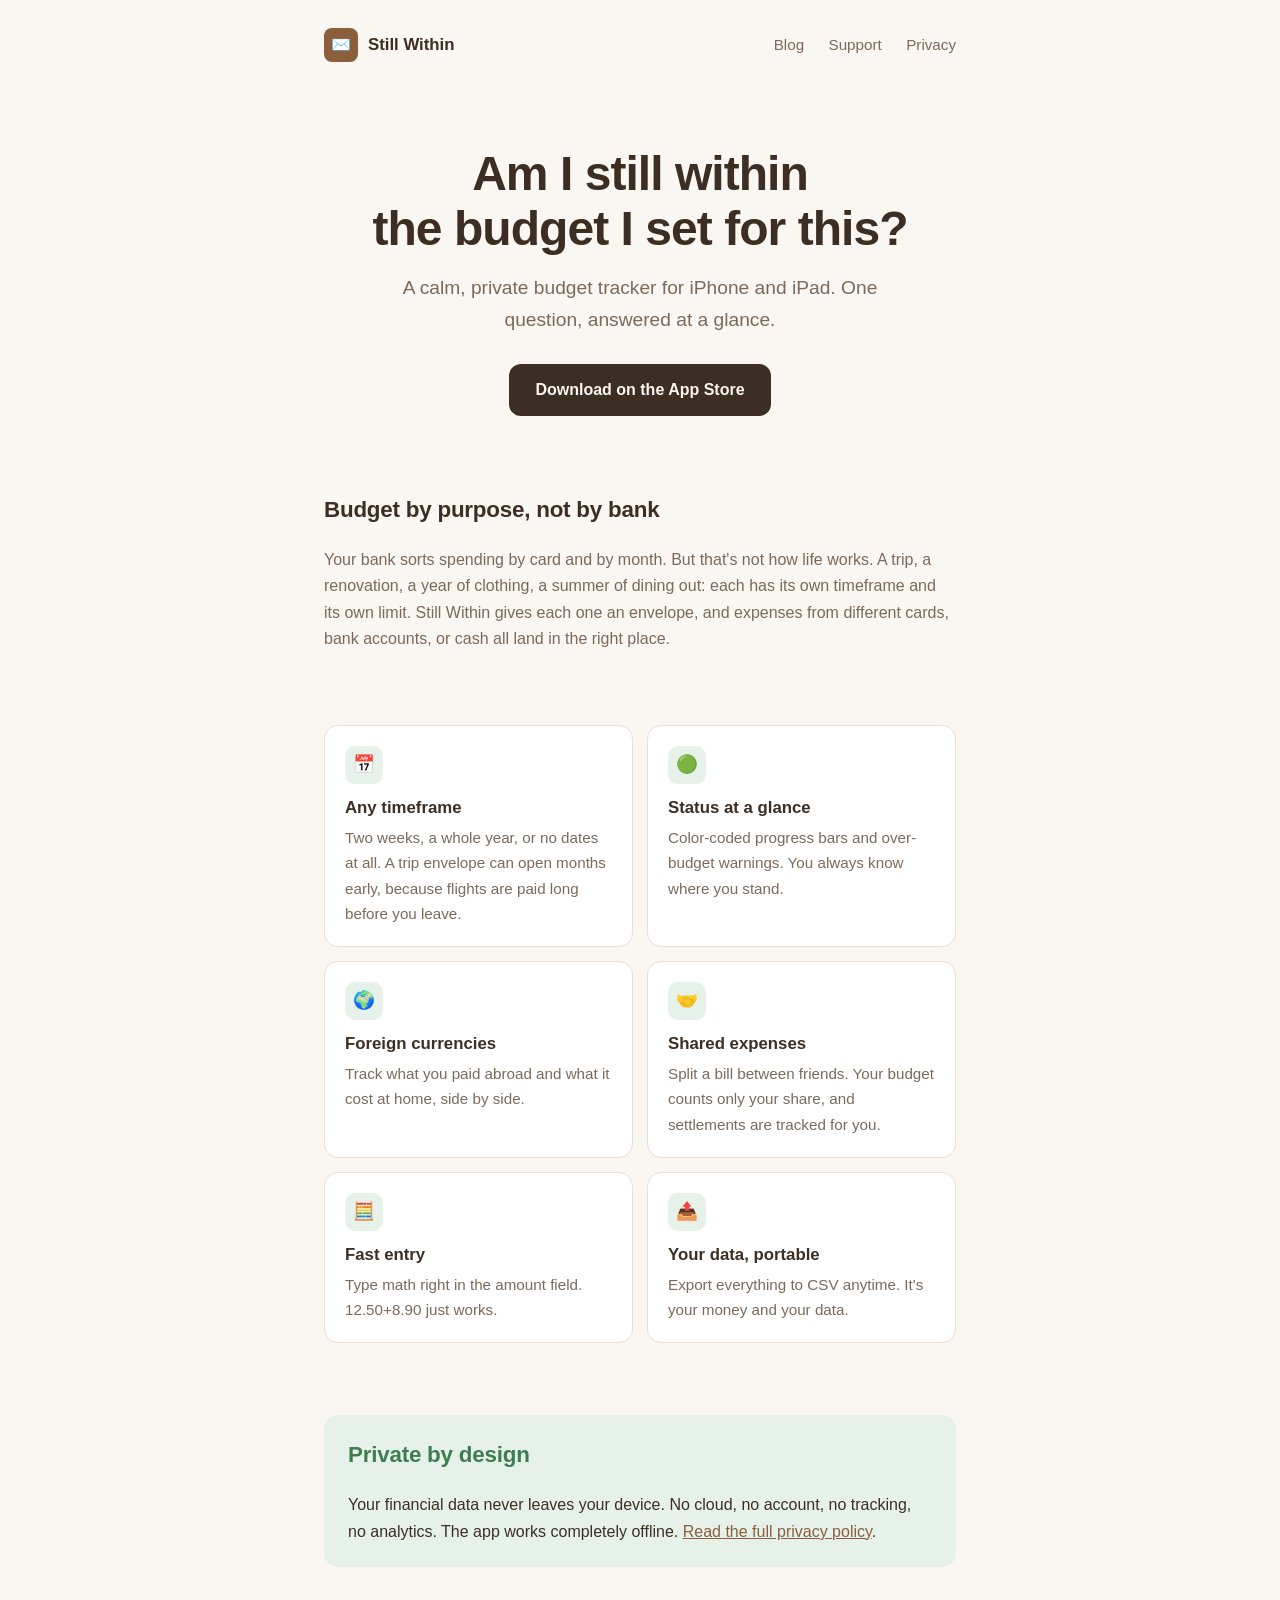
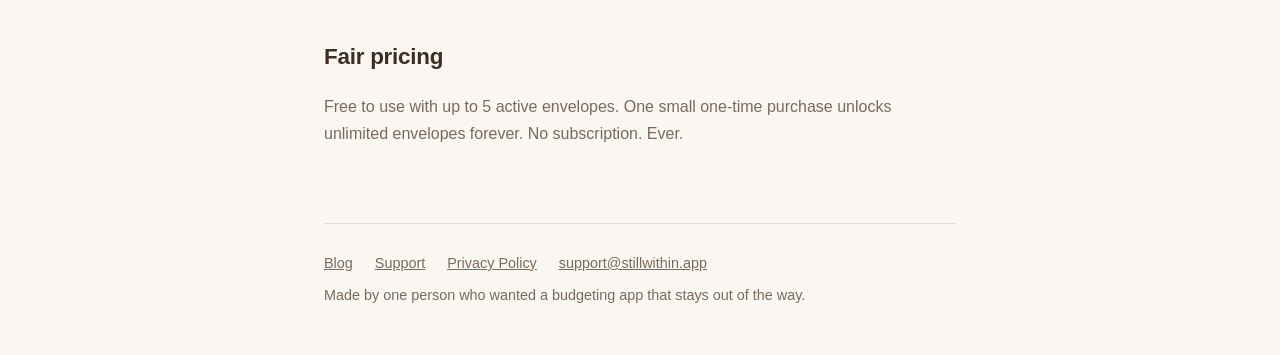
<file: index.html>
<!DOCTYPE html>
<html lang="en">
<head>
  <meta charset="utf-8">
  <meta name="viewport" content="width=device-width, initial-scale=1">
  <title>Still Within - Calm envelope budgeting for iPhone</title>
  <meta name="description" content="Still Within is a calm, private budget tracker for iPhone. Envelope budgeting on any timeframe. No accounts, no ads, no cloud. One question: am I still within?">
  <link rel="canonical" href="https://stillwithin.app/">
  <meta property="og:type" content="website">
  <meta property="og:site_name" content="Still Within">
  <meta property="og:title" content="Still Within - Calm envelope budgeting for iPhone">
  <meta property="og:description" content="Budget by purpose, not by bank. Any timeframe, 100% private, one-time purchase.">
  <meta property="og:url" content="https://stillwithin.app/">
  <meta property="og:image" content="https://stillwithin.app/og-image.png">
  <meta name="twitter:card" content="summary_large_image">
  <link rel="icon" href="data:image/svg+xml,<svg xmlns=%22http://www.w3.org/2000/svg%22 viewBox=%220 0 100 100%22><rect width=%22100%22 height=%22100%22 rx=%2222%22 fill=%22%238b5e3c%22/><text x=%2250%22 y=%2268%22 font-size=%2252%22 text-anchor=%22middle%22>✉️</text></svg>">
  <link rel="stylesheet" href="styles.css">
</head>
<body>
  <div class="wrap">
    <header>
      <nav>
        <a class="brand" href="/"><span class="mark">✉️</span>Still Within</a>
        <span class="links">
          <a href="/blog/">Blog</a>
          <a href="/support/">Support</a>
          <a href="/privacy/">Privacy</a>
        </span>
      </nav>
    </header>

    <main>
      <div class="hero">
        <h1>Am I still within<br>the budget I set for this?</h1>
        <p class="tagline">A calm, private budget tracker for iPhone and iPad. One question, answered at a glance.</p>
        <a class="badge" href="https://apps.apple.com/app/id6762869139">Download on the App&nbsp;Store</a>
      </div>

      <section>
        <h2>Budget by purpose, not by bank</h2>
        <p class="muted">Your bank sorts spending by card and by month. But that's not how life works. A trip, a renovation, a year of clothing, a summer of dining out: each has its own timeframe and its own limit. Still Within gives each one an envelope, and expenses from different cards, bank accounts, or cash all land in the right place.</p>
      </section>

      <section>
        <div class="features">
          <div class="card">
            <span class="icon">📅</span>
            <h3>Any timeframe</h3>
            <p>Two weeks, a whole year, or no dates at all. A trip envelope can open months early, because flights are paid long before you leave.</p>
          </div>
          <div class="card">
            <span class="icon">🟢</span>
            <h3>Status at a glance</h3>
            <p>Color-coded progress bars and over-budget warnings. You always know where you stand.</p>
          </div>
          <div class="card">
            <span class="icon">🌍</span>
            <h3>Foreign currencies</h3>
            <p>Track what you paid abroad and what it cost at home, side by side.</p>
          </div>
          <div class="card">
            <span class="icon">🤝</span>
            <h3>Shared expenses</h3>
            <p>Split a bill between friends. Your budget counts only your share, and settlements are tracked for you.</p>
          </div>
          <div class="card">
            <span class="icon">🧮</span>
            <h3>Fast entry</h3>
            <p>Type math right in the amount field. 12.50+8.90 just works.</p>
          </div>
          <div class="card">
            <span class="icon">📤</span>
            <h3>Your data, portable</h3>
            <p>Export everything to CSV anytime. It's your money and your data.</p>
          </div>
        </div>
      </section>

      <section>
        <div class="callout">
          <h2>Private by design</h2>
          <p>Your financial data never leaves your device. No cloud, no account, no tracking, no analytics. The app works completely offline. <a href="/privacy/">Read the full privacy policy</a>.</p>
        </div>
      </section>

      <section>
        <h2>Fair pricing</h2>
        <p class="muted">Free to use with up to 5 active envelopes. One small one-time purchase unlocks unlimited envelopes forever. No subscription. Ever.</p>
      </section>
    </main>

    <footer>
      <div class="links">
        <a href="/blog/">Blog</a>
        <a href="/support/">Support</a>
        <a href="/privacy/">Privacy Policy</a>
        <a href="mailto:support@stillwithin.app">support@stillwithin.app</a>
      </div>
      <div>Made by one person who wanted a budgeting app that stays out of the way.</div>
    </footer>
  </div>
</body>
</html>
</file>
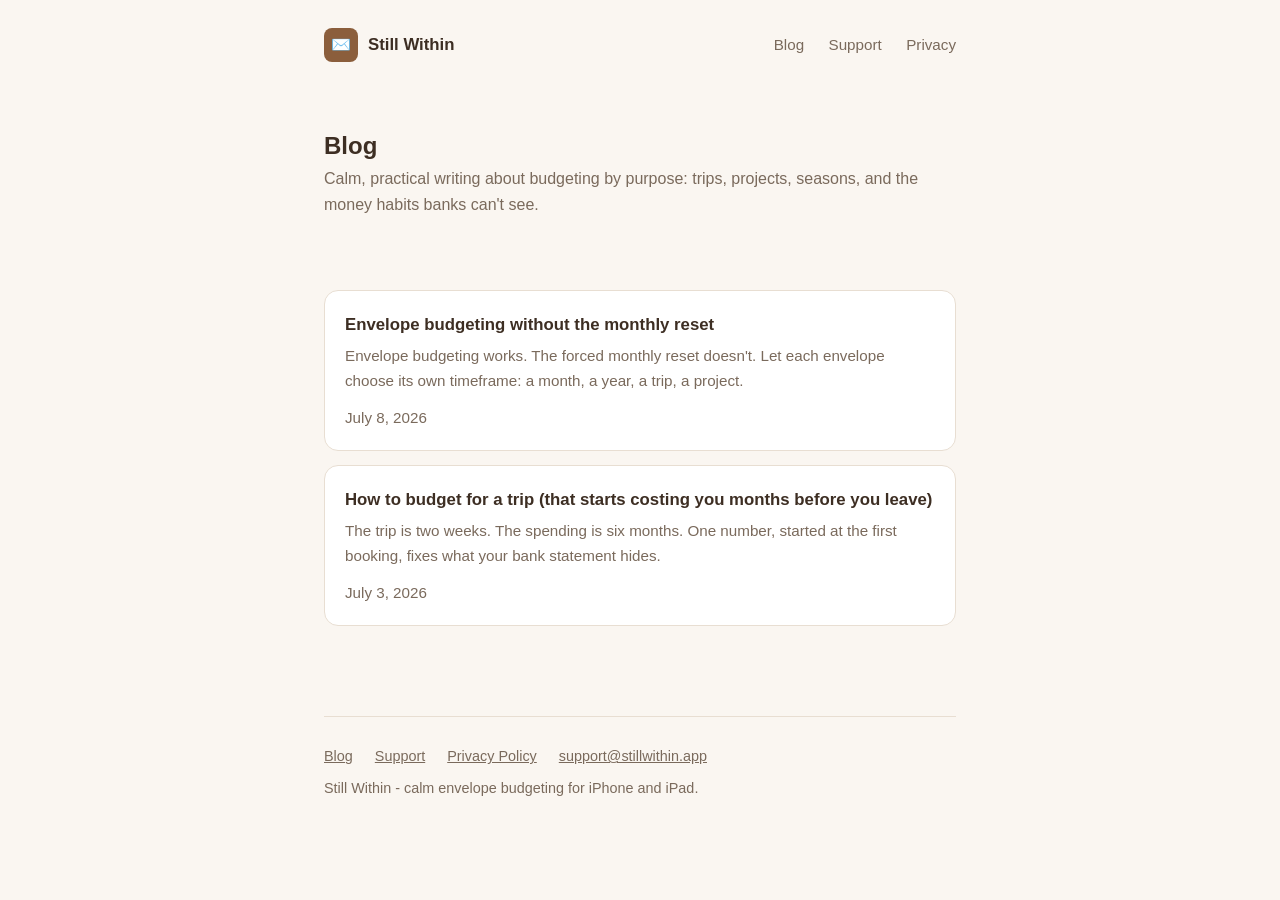
<file: blog/index.html>
<!DOCTYPE html>
<html lang="en">
<head>
  <meta charset="utf-8">
  <meta name="viewport" content="width=device-width, initial-scale=1">
  <title>Blog - Still Within</title>
  <meta name="description" content="Calm, practical writing about budgeting by purpose: trips, projects, seasons, and the money habits banks can't see.">
  <link rel="canonical" href="https://stillwithin.app/blog/">
  <meta property="og:type" content="website">
  <meta property="og:site_name" content="Still Within">
  <meta property="og:title" content="Blog - Still Within">
  <meta property="og:description" content="Calm, practical writing about budgeting by purpose: trips, projects, seasons, and the money habits banks can't see.">
  <meta property="og:url" content="https://stillwithin.app/blog/">
  <meta property="og:image" content="https://stillwithin.app/og-image.png">
  <meta name="twitter:card" content="summary_large_image">
  <link rel="icon" href="data:image/svg+xml,<svg xmlns=%22http://www.w3.org/2000/svg%22 viewBox=%220 0 100 100%22><rect width=%22100%22 height=%22100%22 rx=%2222%22 fill=%22%238b5e3c%22/><text x=%2250%22 y=%2268%22 font-size=%2252%22 text-anchor=%22middle%22>✉️</text></svg>">
  <link rel="stylesheet" href="../styles.css">
</head>
<body>
  <div class="wrap">
    <header>
      <nav>
        <a class="brand" href="/"><span class="mark">✉️</span>Still Within</a>
        <span class="links">
          <a href="/blog/">Blog</a>
          <a href="/support/">Support</a>
          <a href="/privacy/">Privacy</a>
        </span>
      </nav>
    </header>

    <main>
      <section>
        <h1>Blog</h1>
        <p class="muted">Calm, practical writing about budgeting by purpose: trips, projects, seasons, and the money habits banks can't see.</p>
      </section>

      <section>
        <a class="card post-card" href="/blog/envelope-budgeting/">
          <h3>Envelope budgeting without the monthly reset</h3>
          <p class="muted">Envelope budgeting works. The forced monthly reset doesn't. Let each envelope choose its own timeframe: a month, a year, a trip, a project.</p>
          <p class="muted small">July 8, 2026</p>
        </a>
        <a class="card post-card" href="/blog/how-to-budget-for-a-trip/">
          <h3>How to budget for a trip (that starts costing you months before you leave)</h3>
          <p class="muted">The trip is two weeks. The spending is six months. One number, started at the first booking, fixes what your bank statement hides.</p>
          <p class="muted small">July 3, 2026</p>
        </a>
      </section>
    </main>

    <footer>
      <div class="links">
        <a href="/blog/">Blog</a>
        <a href="/support/">Support</a>
        <a href="/privacy/">Privacy Policy</a>
        <a href="mailto:support@stillwithin.app">support@stillwithin.app</a>
      </div>
      <div>Still Within - calm envelope budgeting for iPhone and iPad.</div>
    </footer>
  </div>
</body>
</html>
</file>
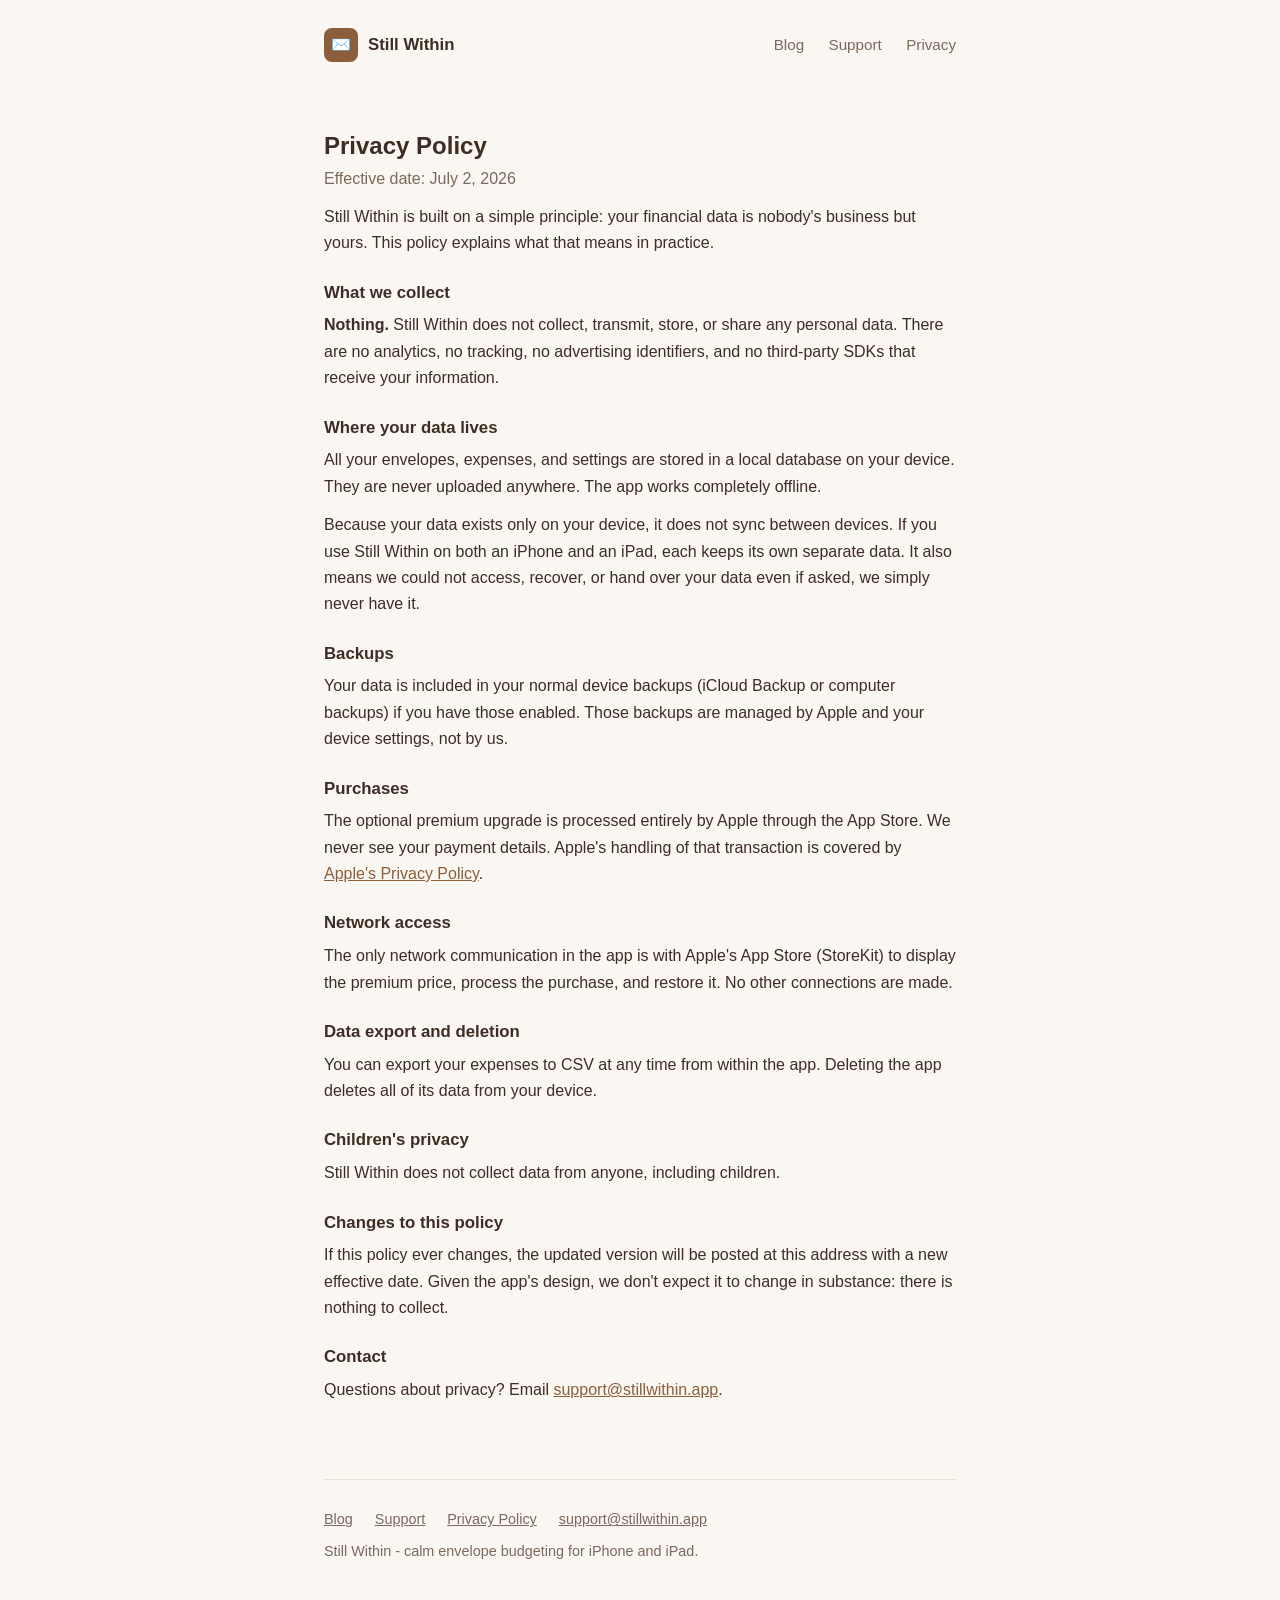
<file: privacy/index.html>
<!DOCTYPE html>
<html lang="en">
<head>
  <meta charset="utf-8">
  <meta name="viewport" content="width=device-width, initial-scale=1">
  <title>Privacy Policy - Still Within</title>
  <meta name="description" content="Still Within collects no data. Everything stays on your device.">
  <link rel="canonical" href="https://stillwithin.app/privacy/">
  <meta property="og:type" content="website">
  <meta property="og:site_name" content="Still Within">
  <meta property="og:title" content="Privacy Policy - Still Within">
  <meta property="og:description" content="Still Within collects no data. Everything stays on your device.">
  <meta property="og:url" content="https://stillwithin.app/privacy/">
  <meta property="og:image" content="https://stillwithin.app/og-image.png">
  <meta name="twitter:card" content="summary_large_image">
  <link rel="icon" href="data:image/svg+xml,<svg xmlns=%22http://www.w3.org/2000/svg%22 viewBox=%220 0 100 100%22><rect width=%22100%22 height=%22100%22 rx=%2222%22 fill=%22%238b5e3c%22/><text x=%2250%22 y=%2268%22 font-size=%2252%22 text-anchor=%22middle%22>✉️</text></svg>">
  <link rel="stylesheet" href="../styles.css">
</head>
<body>
  <div class="wrap">
    <header>
      <nav>
        <a class="brand" href="/"><span class="mark">✉️</span>Still Within</a>
        <span class="links">
          <a href="/blog/">Blog</a>
          <a href="/support/">Support</a>
          <a href="/privacy/">Privacy</a>
        </span>
      </nav>
    </header>

    <main>
      <section>
        <h1>Privacy Policy</h1>
        <p class="muted">Effective date: July 2, 2026</p>

        <p>Still Within is built on a simple principle: your financial data is nobody's business but yours. This policy explains what that means in practice.</p>

        <h3>What we collect</h3>
        <p><strong>Nothing.</strong> Still Within does not collect, transmit, store, or share any personal data. There are no analytics, no tracking, no advertising identifiers, and no third-party SDKs that receive your information.</p>

        <h3>Where your data lives</h3>
        <p>All your envelopes, expenses, and settings are stored in a local database on your device. They are never uploaded anywhere. The app works completely offline.</p>
        <p>Because your data exists only on your device, it does not sync between devices. If you use Still Within on both an iPhone and an iPad, each keeps its own separate data. It also means we could not access, recover, or hand over your data even if asked, we simply never have it.</p>

        <h3>Backups</h3>
        <p>Your data is included in your normal device backups (iCloud Backup or computer backups) if you have those enabled. Those backups are managed by Apple and your device settings, not by us.</p>

        <h3>Purchases</h3>
        <p>The optional premium upgrade is processed entirely by Apple through the App Store. We never see your payment details. Apple's handling of that transaction is covered by <a href="https://www.apple.com/legal/privacy/" rel="noopener">Apple's Privacy Policy</a>.</p>

        <h3>Network access</h3>
        <p>The only network communication in the app is with Apple's App Store (StoreKit) to display the premium price, process the purchase, and restore it. No other connections are made.</p>

        <h3>Data export and deletion</h3>
        <p>You can export your expenses to CSV at any time from within the app. Deleting the app deletes all of its data from your device.</p>

        <h3>Children's privacy</h3>
        <p>Still Within does not collect data from anyone, including children.</p>

        <h3>Changes to this policy</h3>
        <p>If this policy ever changes, the updated version will be posted at this address with a new effective date. Given the app's design, we don't expect it to change in substance: there is nothing to collect.</p>

        <h3>Contact</h3>
        <p>Questions about privacy? Email <a href="mailto:support@stillwithin.app">support@stillwithin.app</a>.</p>
      </section>
    </main>

    <footer>
      <div class="links">
        <a href="/blog/">Blog</a>
        <a href="/support/">Support</a>
        <a href="/privacy/">Privacy Policy</a>
        <a href="mailto:support@stillwithin.app">support@stillwithin.app</a>
      </div>
      <div>Still Within - calm envelope budgeting for iPhone and iPad.</div>
    </footer>
  </div>
</body>
</html>
</file>
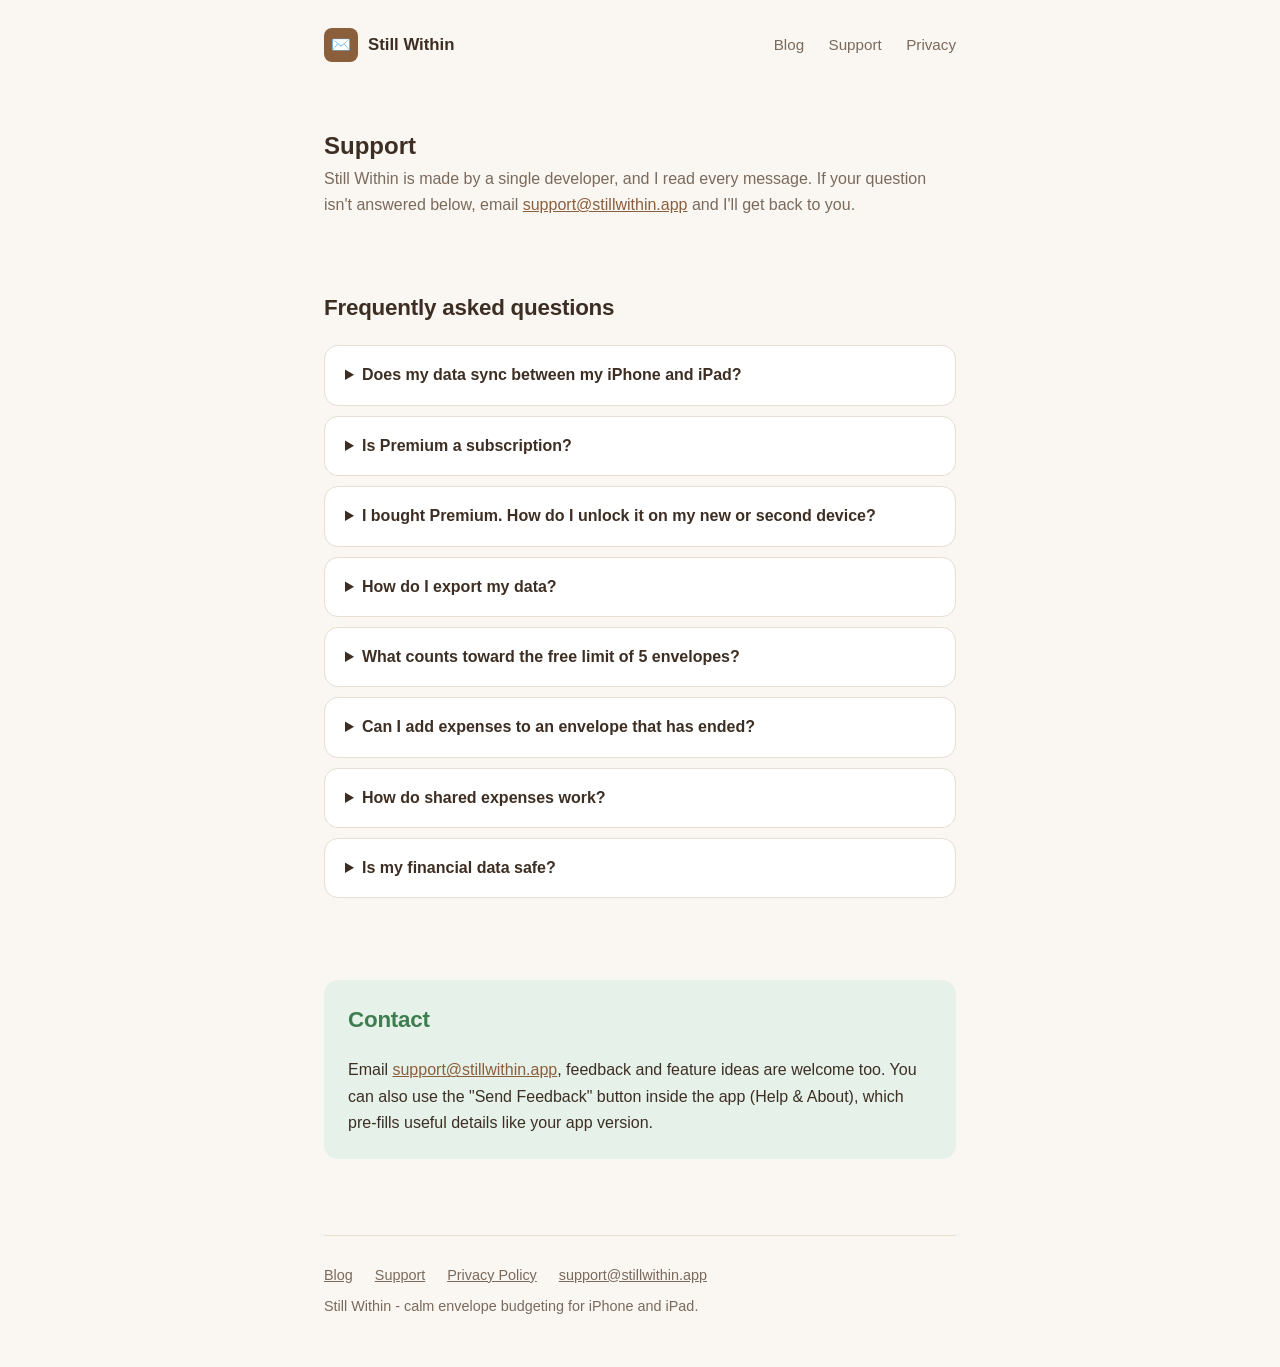
<file: support/index.html>
<!DOCTYPE html>
<html lang="en">
<head>
  <meta charset="utf-8">
  <meta name="viewport" content="width=device-width, initial-scale=1">
  <title>Support - Still Within</title>
  <meta name="description" content="Help and frequently asked questions for Still Within, the calm envelope budgeting app.">
  <link rel="canonical" href="https://stillwithin.app/support/">
  <meta property="og:type" content="website">
  <meta property="og:site_name" content="Still Within">
  <meta property="og:title" content="Support - Still Within">
  <meta property="og:description" content="Help and frequently asked questions for Still Within, the calm envelope budgeting app.">
  <meta property="og:url" content="https://stillwithin.app/support/">
  <meta property="og:image" content="https://stillwithin.app/og-image.png">
  <meta name="twitter:card" content="summary_large_image">
  <link rel="icon" href="data:image/svg+xml,<svg xmlns=%22http://www.w3.org/2000/svg%22 viewBox=%220 0 100 100%22><rect width=%22100%22 height=%22100%22 rx=%2222%22 fill=%22%238b5e3c%22/><text x=%2250%22 y=%2268%22 font-size=%2252%22 text-anchor=%22middle%22>✉️</text></svg>">
  <link rel="stylesheet" href="../styles.css">
</head>
<body>
  <div class="wrap">
    <header>
      <nav>
        <a class="brand" href="/"><span class="mark">✉️</span>Still Within</a>
        <span class="links">
          <a href="/blog/">Blog</a>
          <a href="/support/">Support</a>
          <a href="/privacy/">Privacy</a>
        </span>
      </nav>
    </header>

    <main>
      <section>
        <h1>Support</h1>
        <p class="muted">Still Within is made by a single developer, and I read every message. If your question isn't answered below, email <a href="mailto:support@stillwithin.app">support@stillwithin.app</a> and I'll get back to you.</p>
      </section>

      <section>
        <h2>Frequently asked questions</h2>

        <details>
          <summary>Does my data sync between my iPhone and iPad?</summary>
          <p>No. Your data is stored only on each device, nothing is uploaded to any cloud. That's a deliberate privacy choice: data that never leaves your device can never leak. It does mean an iPhone and an iPad each keep their own separate envelopes.</p>
        </details>

        <details>
          <summary>Is Premium a subscription?</summary>
          <p>No. Still Within Premium is a one-time purchase. Pay once and unlimited envelopes are yours forever, on every device signed in with your Apple Account.</p>
        </details>

        <details>
          <summary>I bought Premium. How do I unlock it on my new or second device?</summary>
          <p>Open the upgrade screen (menu → Upgrade to Premium) and tap "Restore Purchases". As long as you're signed in with the same Apple Account you bought it with, Premium unlocks immediately and for free.</p>
        </details>

        <details>
          <summary>How do I export my data?</summary>
          <p>Each envelope can be exported to CSV from its detail screen, and you can export all envelopes at once from the menu on the home screen. The CSV opens in Numbers, Excel, or any spreadsheet app.</p>
        </details>

        <details>
          <summary>What counts toward the free limit of 5 envelopes?</summary>
          <p>Active and upcoming envelopes count. Ended and archived envelopes don't, so your history never blocks you from creating new budgets.</p>
        </details>

        <details>
          <summary>Can I add expenses to an envelope that has ended?</summary>
          <p>Yes. You can always add forgotten expenses after an envelope ends, as long as the expense date falls within the envelope's period.</p>
        </details>

        <details>
          <summary>How do shared expenses work?</summary>
          <p>Mark an expense as shared and choose how many people split it. Your budget only counts your share, and the app tracks the pending settlement, what others owe you, separately.</p>
        </details>

        <details>
          <summary>Is my financial data safe?</summary>
          <p>Your data never leaves your device, so it's protected by your device's own security (passcode, Face ID, Touch ID). We recommend keeping regular device backups enabled, they include the app's data. See the <a href="/privacy/">privacy policy</a> for details.</p>
        </details>
      </section>

      <section>
        <div class="callout">
          <h2>Contact</h2>
          <p>Email <a href="mailto:support@stillwithin.app">support@stillwithin.app</a>, feedback and feature ideas are welcome too. You can also use the "Send Feedback" button inside the app (Help &amp; About), which pre-fills useful details like your app version.</p>
        </div>
      </section>
    </main>

    <footer>
      <div class="links">
        <a href="/blog/">Blog</a>
        <a href="/support/">Support</a>
        <a href="/privacy/">Privacy Policy</a>
        <a href="mailto:support@stillwithin.app">support@stillwithin.app</a>
      </div>
      <div>Still Within - calm envelope budgeting for iPhone and iPad.</div>
    </footer>
  </div>
</body>
</html>
</file>
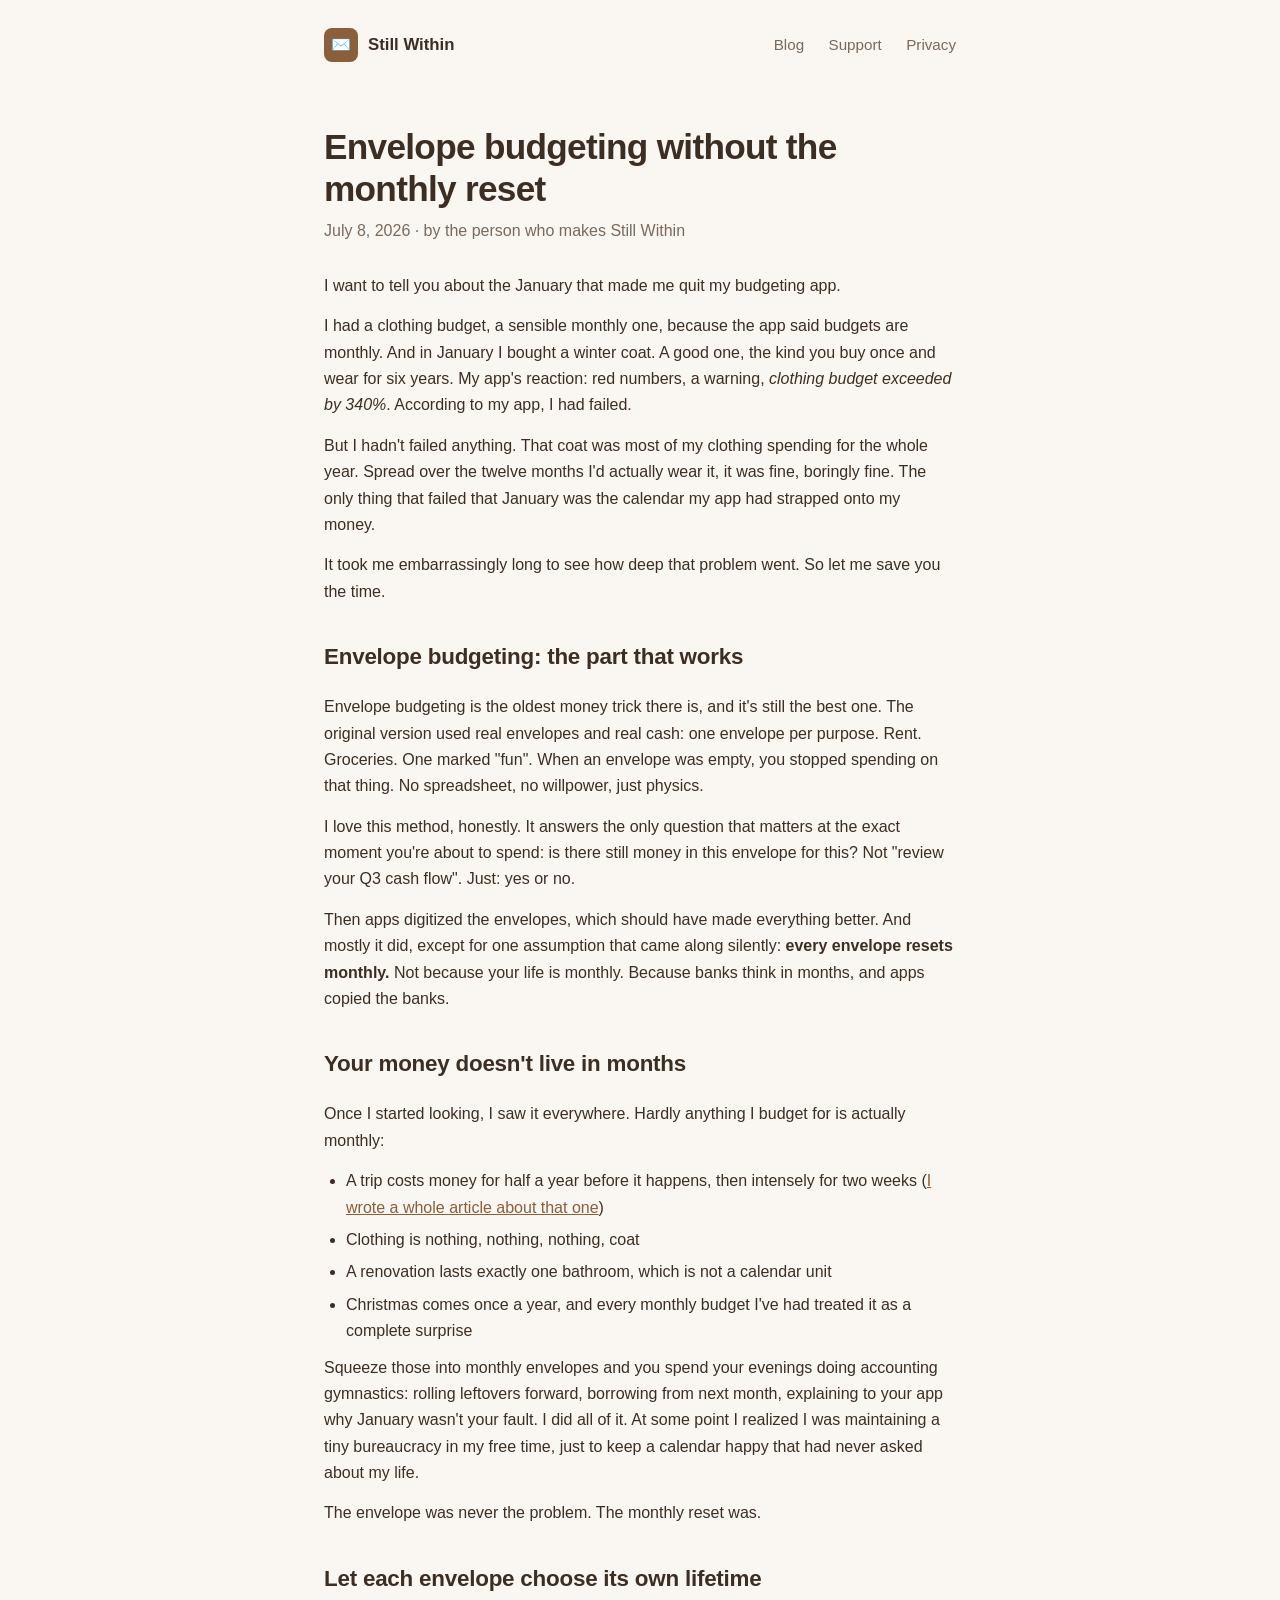
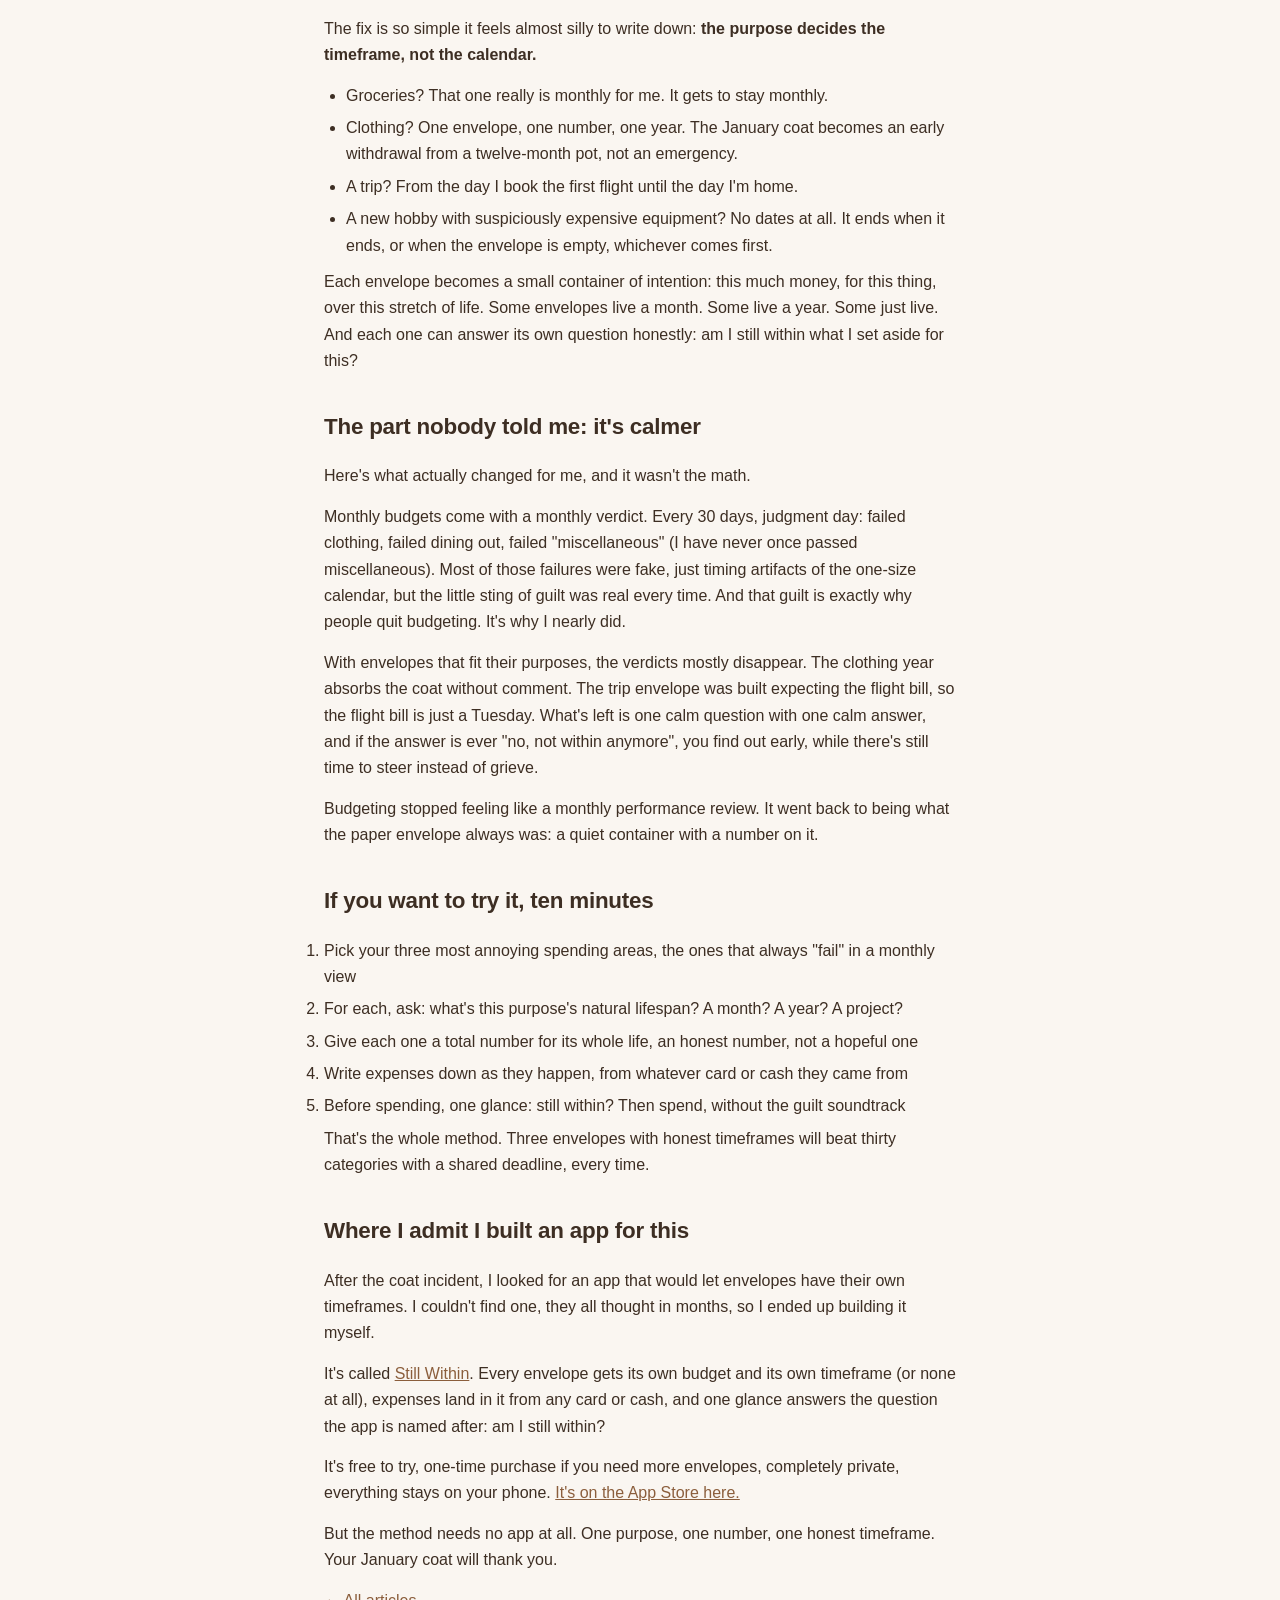
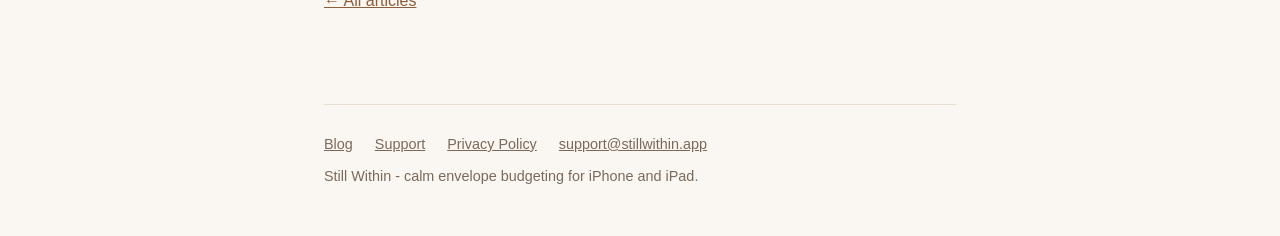
<file: blog/envelope-budgeting/index.html>
<!DOCTYPE html>
<html lang="en">
<head>
  <meta charset="utf-8">
  <meta name="viewport" content="width=device-width, initial-scale=1">
  <title>Envelope budgeting without the monthly reset - Still Within</title>
  <meta name="description" content="Envelope budgeting works. The forced monthly reset doesn't. Let each envelope choose its own timeframe: a month, a year, a trip, a project.">
  <link rel="canonical" href="https://stillwithin.app/blog/envelope-budgeting/">
  <meta property="og:type" content="article">
  <meta property="og:site_name" content="Still Within">
  <meta property="og:title" content="Envelope budgeting without the monthly reset">
  <meta property="og:description" content="Envelope budgeting works. The forced monthly reset doesn't. Let each envelope choose its own timeframe: a month, a year, a trip, a project.">
  <meta property="og:url" content="https://stillwithin.app/blog/envelope-budgeting/">
  <meta property="og:image" content="https://stillwithin.app/og-image.png">
  <meta name="twitter:card" content="summary_large_image">
  <link rel="icon" href="data:image/svg+xml,<svg xmlns=%22http://www.w3.org/2000/svg%22 viewBox=%220 0 100 100%22><rect width=%22100%22 height=%22100%22 rx=%2222%22 fill=%22%238b5e3c%22/><text x=%2250%22 y=%2268%22 font-size=%2252%22 text-anchor=%22middle%22>✉️</text></svg>">
  <link rel="stylesheet" href="../../styles.css">
</head>
<body>
  <div class="wrap">
    <header>
      <nav>
        <a class="brand" href="/"><span class="mark">✉️</span>Still Within</a>
        <span class="links">
          <a href="/blog/">Blog</a>
          <a href="/support/">Support</a>
          <a href="/privacy/">Privacy</a>
        </span>
      </nav>
    </header>

    <main class="article">
      <section>
        <h1>Envelope budgeting without the monthly reset</h1>
        <p class="muted byline">July 8, 2026 · by the person who makes Still Within</p>

        <p>I want to tell you about the January that made me quit my budgeting app.</p>

        <p>I had a clothing budget, a sensible monthly one, because the app said budgets are monthly. And in January I bought a winter coat. A good one, the kind you buy once and wear for six years. My app's reaction: red numbers, a warning, <em>clothing budget exceeded by 340%</em>. According to my app, I had failed.</p>

        <p>But I hadn't failed anything. That coat was most of my clothing spending for the whole year. Spread over the twelve months I'd actually wear it, it was fine, boringly fine. The only thing that failed that January was the calendar my app had strapped onto my money.</p>

        <p>It took me embarrassingly long to see how deep that problem went. So let me save you the time.</p>

        <h2>Envelope budgeting: the part that works</h2>

        <p>Envelope budgeting is the oldest money trick there is, and it's still the best one. The original version used real envelopes and real cash: one envelope per purpose. Rent. Groceries. One marked "fun". When an envelope was empty, you stopped spending on that thing. No spreadsheet, no willpower, just physics.</p>

        <p>I love this method, honestly. It answers the only question that matters at the exact moment you're about to spend: is there still money in this envelope for this? Not "review your Q3 cash flow". Just: yes or no.</p>

        <p>Then apps digitized the envelopes, which should have made everything better. And mostly it did, except for one assumption that came along silently: <strong>every envelope resets monthly.</strong> Not because your life is monthly. Because banks think in months, and apps copied the banks.</p>

        <h2>Your money doesn't live in months</h2>

        <p>Once I started looking, I saw it everywhere. Hardly anything I budget for is actually monthly:</p>

        <ul>
          <li>A trip costs money for half a year before it happens, then intensely for two weeks (<a href="/blog/how-to-budget-for-a-trip/">I wrote a whole article about that one</a>)</li>
          <li>Clothing is nothing, nothing, nothing, coat</li>
          <li>A renovation lasts exactly one bathroom, which is not a calendar unit</li>
          <li>Christmas comes once a year, and every monthly budget I've had treated it as a complete surprise</li>
        </ul>

        <p>Squeeze those into monthly envelopes and you spend your evenings doing accounting gymnastics: rolling leftovers forward, borrowing from next month, explaining to your app why January wasn't your fault. I did all of it. At some point I realized I was maintaining a tiny bureaucracy in my free time, just to keep a calendar happy that had never asked about my life.</p>

        <p>The envelope was never the problem. The monthly reset was.</p>

        <h2>Let each envelope choose its own lifetime</h2>

        <p>The fix is so simple it feels almost silly to write down: <strong>the purpose decides the timeframe, not the calendar.</strong></p>

        <ul>
          <li>Groceries? That one really is monthly for me. It gets to stay monthly.</li>
          <li>Clothing? One envelope, one number, one year. The January coat becomes an early withdrawal from a twelve-month pot, not an emergency.</li>
          <li>A trip? From the day I book the first flight until the day I'm home.</li>
          <li>A new hobby with suspiciously expensive equipment? No dates at all. It ends when it ends, or when the envelope is empty, whichever comes first.</li>
        </ul>

        <p>Each envelope becomes a small container of intention: this much money, for this thing, over this stretch of life. Some envelopes live a month. Some live a year. Some just live. And each one can answer its own question honestly: am I still within what I set aside for this?</p>

        <h2>The part nobody told me: it's calmer</h2>

        <p>Here's what actually changed for me, and it wasn't the math.</p>

        <p>Monthly budgets come with a monthly verdict. Every 30 days, judgment day: failed clothing, failed dining out, failed "miscellaneous" (I have never once passed miscellaneous). Most of those failures were fake, just timing artifacts of the one-size calendar, but the little sting of guilt was real every time. And that guilt is exactly why people quit budgeting. It's why I nearly did.</p>

        <p>With envelopes that fit their purposes, the verdicts mostly disappear. The clothing year absorbs the coat without comment. The trip envelope was built expecting the flight bill, so the flight bill is just a Tuesday. What's left is one calm question with one calm answer, and if the answer is ever "no, not within anymore", you find out early, while there's still time to steer instead of grieve.</p>

        <p>Budgeting stopped feeling like a monthly performance review. It went back to being what the paper envelope always was: a quiet container with a number on it.</p>

        <h2>If you want to try it, ten minutes</h2>

        <ol>
          <li>Pick your three most annoying spending areas, the ones that always "fail" in a monthly view</li>
          <li>For each, ask: what's this purpose's natural lifespan? A month? A year? A project?</li>
          <li>Give each one a total number for its whole life, an honest number, not a hopeful one</li>
          <li>Write expenses down as they happen, from whatever card or cash they came from</li>
          <li>Before spending, one glance: still within? Then spend, without the guilt soundtrack</li>
        </ol>

        <p>That's the whole method. Three envelopes with honest timeframes will beat thirty categories with a shared deadline, every time.</p>

        <h2>Where I admit I built an app for this</h2>

        <p>After the coat incident, I looked for an app that would let envelopes have their own timeframes. I couldn't find one, they all thought in months, so I ended up building it myself.</p>

        <p>It's called <a href="/">Still Within</a>. Every envelope gets its own budget and its own timeframe (or none at all), expenses land in it from any card or cash, and one glance answers the question the app is named after: am I still within?</p>

        <p>It's free to try, one-time purchase if you need more envelopes, completely private, everything stays on your phone. <a href="https://apps.apple.com/app/id6762869139">It's on the App Store here.</a></p>

        <p>But the method needs no app at all. One purpose, one number, one honest timeframe. Your January coat will thank you.</p>

        <p class="muted"><a href="/blog/">← All articles</a></p>
      </section>
    </main>

    <footer>
      <div class="links">
        <a href="/blog/">Blog</a>
        <a href="/support/">Support</a>
        <a href="/privacy/">Privacy Policy</a>
        <a href="mailto:support@stillwithin.app">support@stillwithin.app</a>
      </div>
      <div>Still Within - calm envelope budgeting for iPhone and iPad.</div>
    </footer>
  </div>
</body>
</html>
</file>
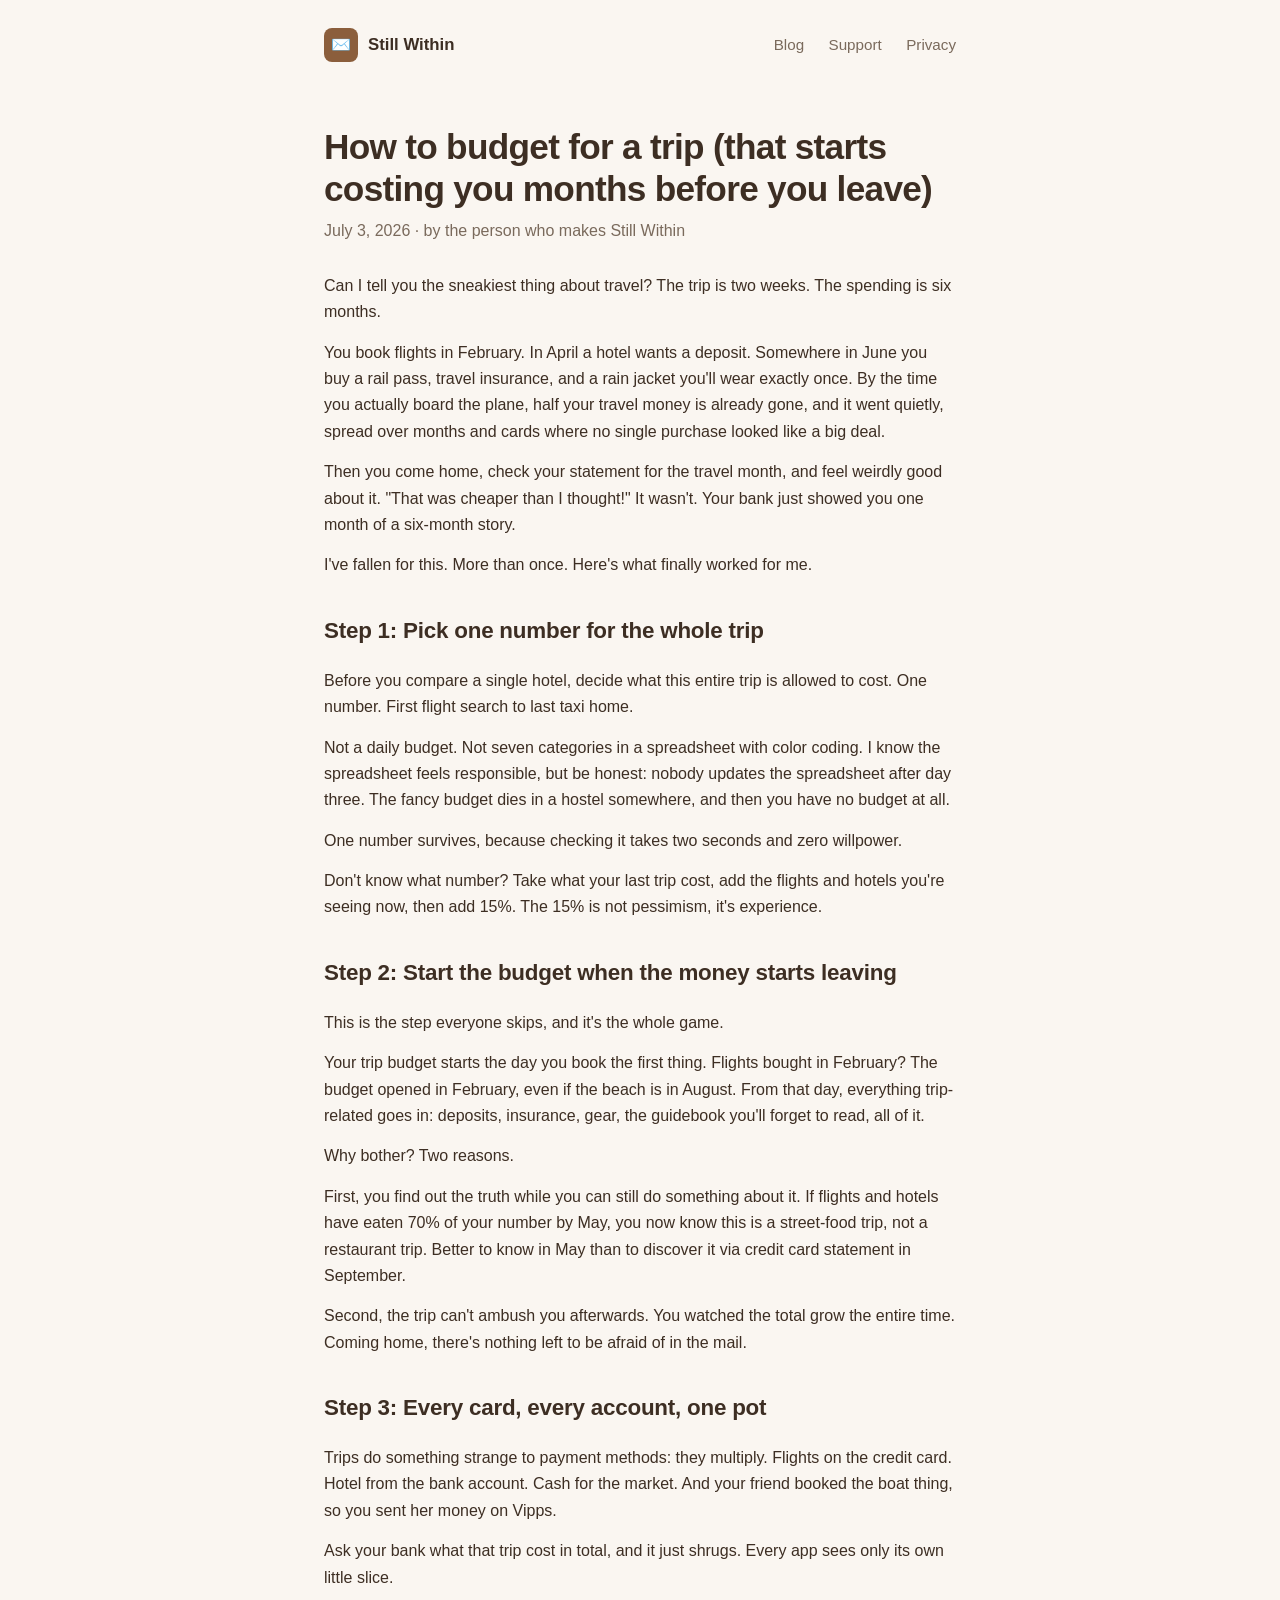
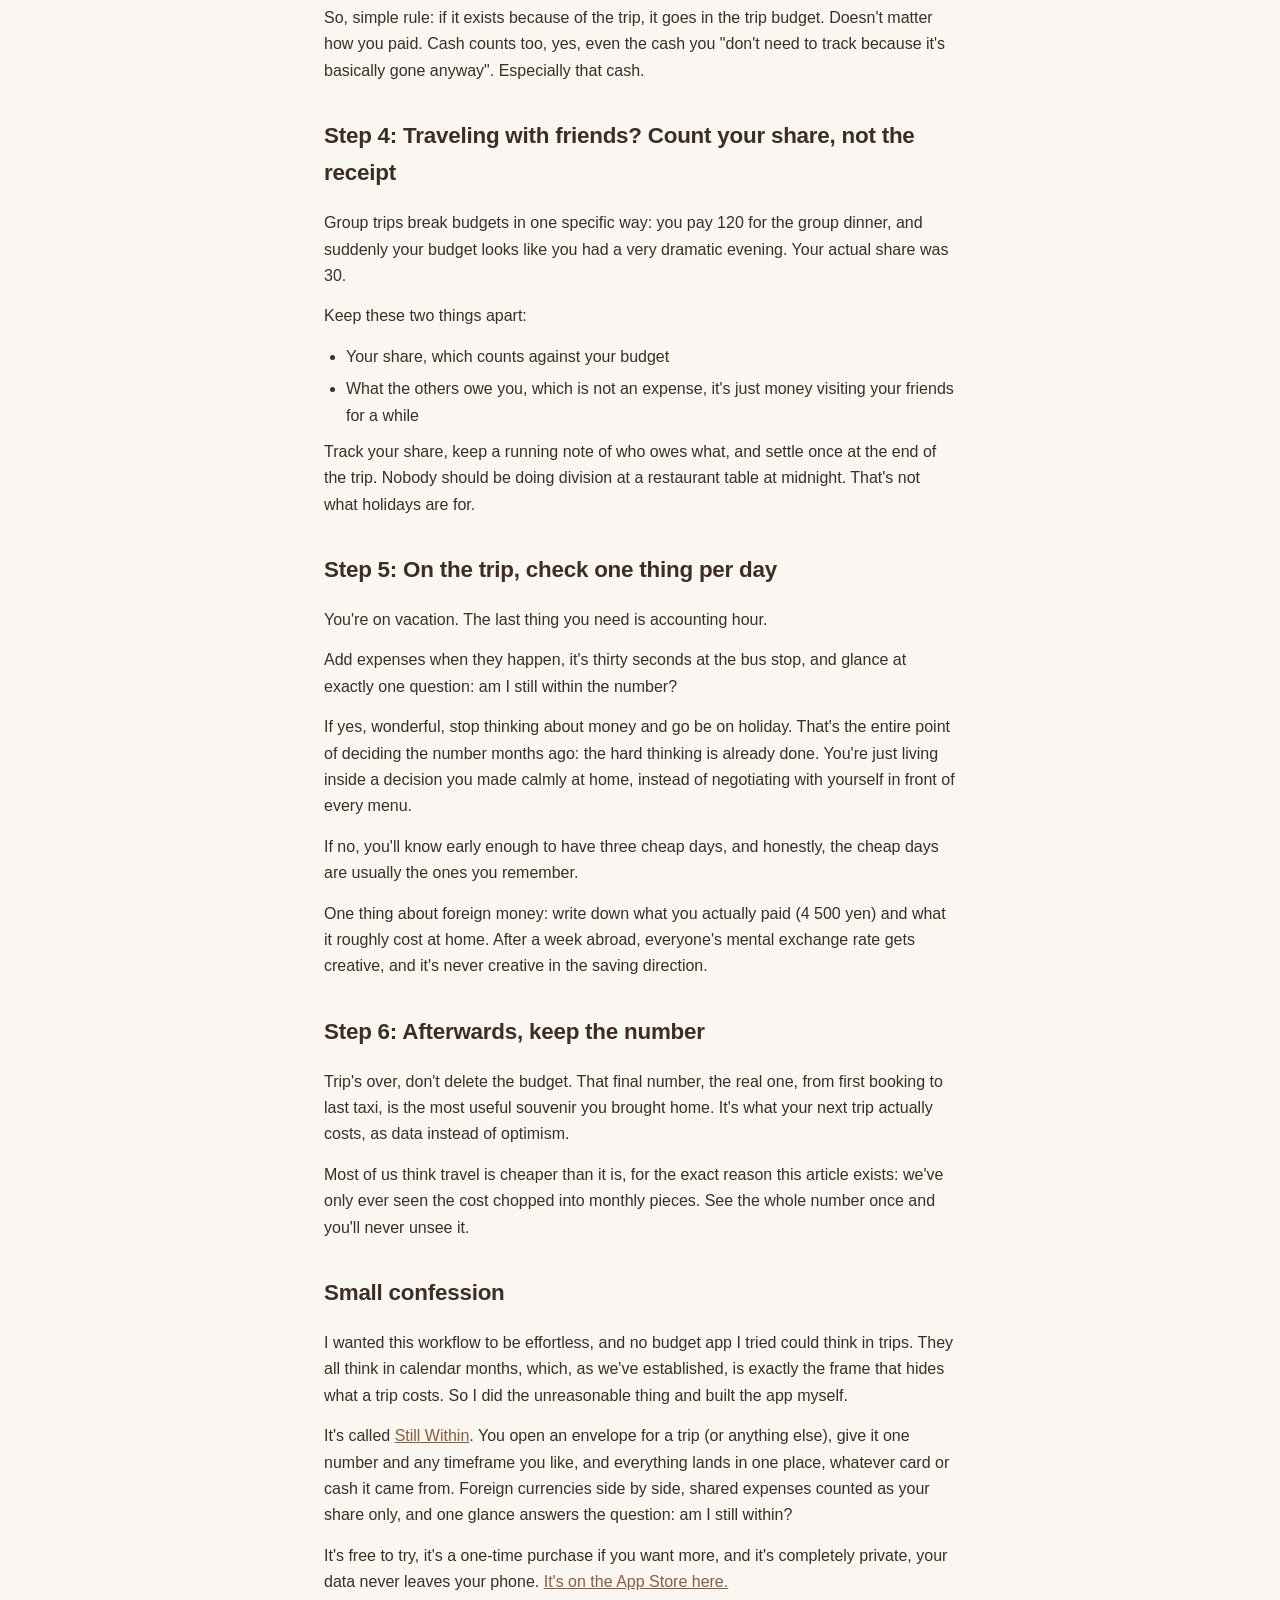
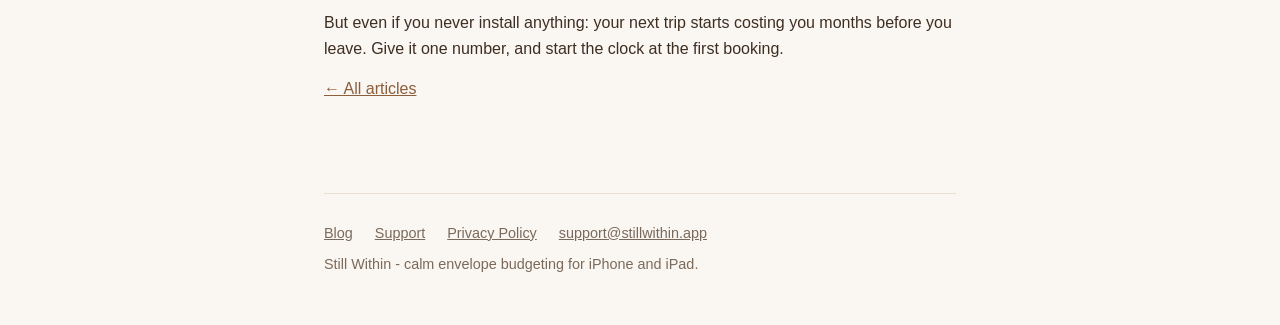
<file: blog/how-to-budget-for-a-trip/index.html>
<!DOCTYPE html>
<html lang="en">
<head>
  <meta charset="utf-8">
  <meta name="viewport" content="width=device-width, initial-scale=1">
  <title>How to budget for a trip (that starts costing you months before you leave) - Still Within</title>
  <meta name="description" content="The trip is two weeks. The spending is six months. A practical, calm way to budget for travel: one number, started at the first booking.">
  <link rel="canonical" href="https://stillwithin.app/blog/how-to-budget-for-a-trip/">
  <meta property="og:type" content="article">
  <meta property="og:site_name" content="Still Within">
  <meta property="og:title" content="How to budget for a trip (that starts costing you months before you leave)">
  <meta property="og:description" content="The trip is two weeks. The spending is six months. One number, started at the first booking, fixes what your bank statement hides.">
  <meta property="og:url" content="https://stillwithin.app/blog/how-to-budget-for-a-trip/">
  <meta property="og:image" content="https://stillwithin.app/og-image.png">
  <meta name="twitter:card" content="summary_large_image">
  <link rel="icon" href="data:image/svg+xml,<svg xmlns=%22http://www.w3.org/2000/svg%22 viewBox=%220 0 100 100%22><rect width=%22100%22 height=%22100%22 rx=%2222%22 fill=%22%238b5e3c%22/><text x=%2250%22 y=%2268%22 font-size=%2252%22 text-anchor=%22middle%22>✉️</text></svg>">
  <link rel="stylesheet" href="../../styles.css">
</head>
<body>
  <div class="wrap">
    <header>
      <nav>
        <a class="brand" href="/"><span class="mark">✉️</span>Still Within</a>
        <span class="links">
          <a href="/blog/">Blog</a>
          <a href="/support/">Support</a>
          <a href="/privacy/">Privacy</a>
        </span>
      </nav>
    </header>

    <main class="article">
      <section>
        <h1>How to budget for a trip (that starts costing you months before you leave)</h1>
        <p class="muted byline">July 3, 2026 · by the person who makes Still Within</p>

        <p>Can I tell you the sneakiest thing about travel? The trip is two weeks. The spending is six months.</p>

        <p>You book flights in February. In April a hotel wants a deposit. Somewhere in June you buy a rail pass, travel insurance, and a rain jacket you'll wear exactly once. By the time you actually board the plane, half your travel money is already gone, and it went quietly, spread over months and cards where no single purchase looked like a big deal.</p>

        <p>Then you come home, check your statement for the travel month, and feel weirdly good about it. "That was cheaper than I thought!" It wasn't. Your bank just showed you one month of a six-month story.</p>

        <p>I've fallen for this. More than once. Here's what finally worked for me.</p>

        <h2>Step 1: Pick one number for the whole trip</h2>

        <p>Before you compare a single hotel, decide what this entire trip is allowed to cost. One number. First flight search to last taxi home.</p>

        <p>Not a daily budget. Not seven categories in a spreadsheet with color coding. I know the spreadsheet feels responsible, but be honest: nobody updates the spreadsheet after day three. The fancy budget dies in a hostel somewhere, and then you have no budget at all.</p>

        <p>One number survives, because checking it takes two seconds and zero willpower.</p>

        <p>Don't know what number? Take what your last trip cost, add the flights and hotels you're seeing now, then add 15%. The 15% is not pessimism, it's experience.</p>

        <h2>Step 2: Start the budget when the money starts leaving</h2>

        <p>This is the step everyone skips, and it's the whole game.</p>

        <p>Your trip budget starts the day you book the first thing. Flights bought in February? The budget opened in February, even if the beach is in August. From that day, everything trip-related goes in: deposits, insurance, gear, the guidebook you'll forget to read, all of it.</p>

        <p>Why bother? Two reasons.</p>

        <p>First, you find out the truth while you can still do something about it. If flights and hotels have eaten 70% of your number by May, you now know this is a street-food trip, not a restaurant trip. Better to know in May than to discover it via credit card statement in September.</p>

        <p>Second, the trip can't ambush you afterwards. You watched the total grow the entire time. Coming home, there's nothing left to be afraid of in the mail.</p>

        <h2>Step 3: Every card, every account, one pot</h2>

        <p>Trips do something strange to payment methods: they multiply. Flights on the credit card. Hotel from the bank account. Cash for the market. And your friend booked the boat thing, so you sent her money on Vipps.</p>

        <p>Ask your bank what that trip cost in total, and it just shrugs. Every app sees only its own little slice.</p>

        <p>So, simple rule: if it exists because of the trip, it goes in the trip budget. Doesn't matter how you paid. Cash counts too, yes, even the cash you "don't need to track because it's basically gone anyway". Especially that cash.</p>

        <h2>Step 4: Traveling with friends? Count your share, not the receipt</h2>

        <p>Group trips break budgets in one specific way: you pay 120 for the group dinner, and suddenly your budget looks like you had a very dramatic evening. Your actual share was 30.</p>

        <p>Keep these two things apart:</p>

        <ul>
          <li>Your share, which counts against your budget</li>
          <li>What the others owe you, which is not an expense, it's just money visiting your friends for a while</li>
        </ul>

        <p>Track your share, keep a running note of who owes what, and settle once at the end of the trip. Nobody should be doing division at a restaurant table at midnight. That's not what holidays are for.</p>

        <h2>Step 5: On the trip, check one thing per day</h2>

        <p>You're on vacation. The last thing you need is accounting hour.</p>

        <p>Add expenses when they happen, it's thirty seconds at the bus stop, and glance at exactly one question: am I still within the number?</p>

        <p>If yes, wonderful, stop thinking about money and go be on holiday. That's the entire point of deciding the number months ago: the hard thinking is already done. You're just living inside a decision you made calmly at home, instead of negotiating with yourself in front of every menu.</p>

        <p>If no, you'll know early enough to have three cheap days, and honestly, the cheap days are usually the ones you remember.</p>

        <p>One thing about foreign money: write down what you actually paid (4 500 yen) and what it roughly cost at home. After a week abroad, everyone's mental exchange rate gets creative, and it's never creative in the saving direction.</p>

        <h2>Step 6: Afterwards, keep the number</h2>

        <p>Trip's over, don't delete the budget. That final number, the real one, from first booking to last taxi, is the most useful souvenir you brought home. It's what your next trip actually costs, as data instead of optimism.</p>

        <p>Most of us think travel is cheaper than it is, for the exact reason this article exists: we've only ever seen the cost chopped into monthly pieces. See the whole number once and you'll never unsee it.</p>

        <h2>Small confession</h2>

        <p>I wanted this workflow to be effortless, and no budget app I tried could think in trips. They all think in calendar months, which, as we've established, is exactly the frame that hides what a trip costs. So I did the unreasonable thing and built the app myself.</p>

        <p>It's called <a href="/">Still Within</a>. You open an envelope for a trip (or anything else), give it one number and any timeframe you like, and everything lands in one place, whatever card or cash it came from. Foreign currencies side by side, shared expenses counted as your share only, and one glance answers the question: am I still within?</p>

        <p>It's free to try, it's a one-time purchase if you want more, and it's completely private, your data never leaves your phone. <a href="https://apps.apple.com/app/id6762869139">It's on the App Store here.</a></p>

        <p>But even if you never install anything: your next trip starts costing you months before you leave. Give it one number, and start the clock at the first booking.</p>

        <p class="muted"><a href="/blog/">← All articles</a></p>
      </section>
    </main>

    <footer>
      <div class="links">
        <a href="/blog/">Blog</a>
        <a href="/support/">Support</a>
        <a href="/privacy/">Privacy Policy</a>
        <a href="mailto:support@stillwithin.app">support@stillwithin.app</a>
      </div>
      <div>Still Within - calm envelope budgeting for iPhone and iPad.</div>
    </footer>
  </div>
</body>
</html>
</file>
<file: styles.css>
/* Still Within - stillwithin.app */

:root {
  --bg: #faf6f1;
  --bg-card: #ffffff;
  --text: #3d2e23;
  --text-soft: #7a6a5c;
  --brown: #8b5e3c;
  --brown-deep: #6f4a2f;
  --green: #3e7d4f;
  --green-soft: #e6f2e9;
  --border: #e8ded2;
  --radius: 14px;
}

@media (prefers-color-scheme: dark) {
  :root {
    --bg: #1e1915;
    --bg-card: #2a231d;
    --text: #f0e8df;
    --text-soft: #b3a595;
    --brown: #c99b6f;
    --brown-deep: #dfb891;
    --green: #7cc08f;
    --green-soft: #263a2c;
    --border: #3d332a;
  }
}

* { margin: 0; padding: 0; box-sizing: border-box; }

body {
  font-family: -apple-system, BlinkMacSystemFont, "Segoe UI", Roboto, Helvetica, Arial, sans-serif;
  background: var(--bg);
  color: var(--text);
  line-height: 1.65;
  -webkit-font-smoothing: antialiased;
}

.wrap {
  max-width: 680px;
  margin: 0 auto;
  padding: 0 24px;
}

/* Header / nav */
header {
  padding: 28px 0;
}

nav {
  display: flex;
  align-items: center;
  justify-content: space-between;
  gap: 16px;
}

.brand {
  display: flex;
  align-items: center;
  gap: 10px;
  text-decoration: none;
  color: var(--text);
  font-weight: 700;
  font-size: 1.05rem;
}

.brand .mark {
  width: 34px;
  height: 34px;
  border-radius: 8px;
  background: var(--brown);
  display: inline-flex;
  align-items: center;
  justify-content: center;
  font-size: 1rem;
}

nav .links a {
  color: var(--text-soft);
  text-decoration: none;
  font-size: 0.95rem;
  margin-left: 20px;
}

nav .links a:hover { color: var(--brown); }

/* Hero */
.hero {
  text-align: center;
  padding: 56px 0 40px;
}

.hero h1 {
  font-size: clamp(2rem, 6vw, 3rem);
  line-height: 1.15;
  letter-spacing: -0.02em;
  margin-bottom: 16px;
}

.hero .tagline {
  font-size: 1.2rem;
  color: var(--text-soft);
  max-width: 480px;
  margin: 0 auto 28px;
}

.badge {
  display: inline-block;
  background: var(--text);
  color: var(--bg);
  text-decoration: none;
  font-weight: 600;
  padding: 13px 26px;
  border-radius: 12px;
  font-size: 1rem;
}

.badge:hover { opacity: 0.85; }

.badge.soon {
  background: var(--border);
  color: var(--text-soft);
  cursor: default;
}

/* Sections */
section { padding: 36px 0; }

h2 {
  font-size: 1.4rem;
  margin-bottom: 18px;
  letter-spacing: -0.01em;
}

h3 {
  font-size: 1.05rem;
  margin: 22px 0 6px;
}

p + p { margin-top: 12px; }

.muted { color: var(--text-soft); }

/* Feature cards */
.features {
  display: grid;
  grid-template-columns: repeat(auto-fit, minmax(240px, 1fr));
  gap: 14px;
}

.card {
  background: var(--bg-card);
  border: 1px solid var(--border);
  border-radius: var(--radius);
  padding: 20px;
}

.card .icon {
  display: inline-flex;
  width: 38px;
  height: 38px;
  border-radius: 10px;
  background: var(--green-soft);
  align-items: center;
  justify-content: center;
  font-size: 1.1rem;
  margin-bottom: 10px;
}

.card h3 { margin: 0 0 4px; }
.card p { color: var(--text-soft); font-size: 0.95rem; }

/* Callout */
.callout {
  background: var(--green-soft);
  border-radius: var(--radius);
  padding: 22px 24px;
}

.callout h2 { color: var(--green); }

/* FAQ */
details {
  background: var(--bg-card);
  border: 1px solid var(--border);
  border-radius: var(--radius);
  padding: 16px 20px;
  margin-bottom: 10px;
}

details summary {
  font-weight: 600;
  cursor: pointer;
}

details p { margin-top: 10px; color: var(--text-soft); }

/* Lists in text pages */
main ul { margin: 10px 0 10px 22px; }
main li { margin-bottom: 6px; }

a { color: var(--brown); }

/* Blog */
.article h1 {
  font-size: clamp(1.6rem, 5vw, 2.2rem);
  line-height: 1.2;
  letter-spacing: -0.02em;
  margin-bottom: 8px;
}

.article .byline { margin-bottom: 28px; }

.article p { margin-bottom: 14px; }

.article h2 { margin-top: 34px; }

.post-card {
  display: block;
  text-decoration: none;
  color: var(--text);
  margin-bottom: 14px;
}

.post-card:hover { border-color: var(--brown); }

.post-card h3 { margin-top: 0; }

.small { font-size: 0.85rem; }

/* Footer */
footer {
  border-top: 1px solid var(--border);
  margin-top: 40px;
  padding: 28px 0 48px;
  font-size: 0.9rem;
  color: var(--text-soft);
}

footer .links { margin-bottom: 8px; }

footer a {
  color: var(--text-soft);
  margin-right: 18px;
}

footer a:hover { color: var(--brown); }
</file>
